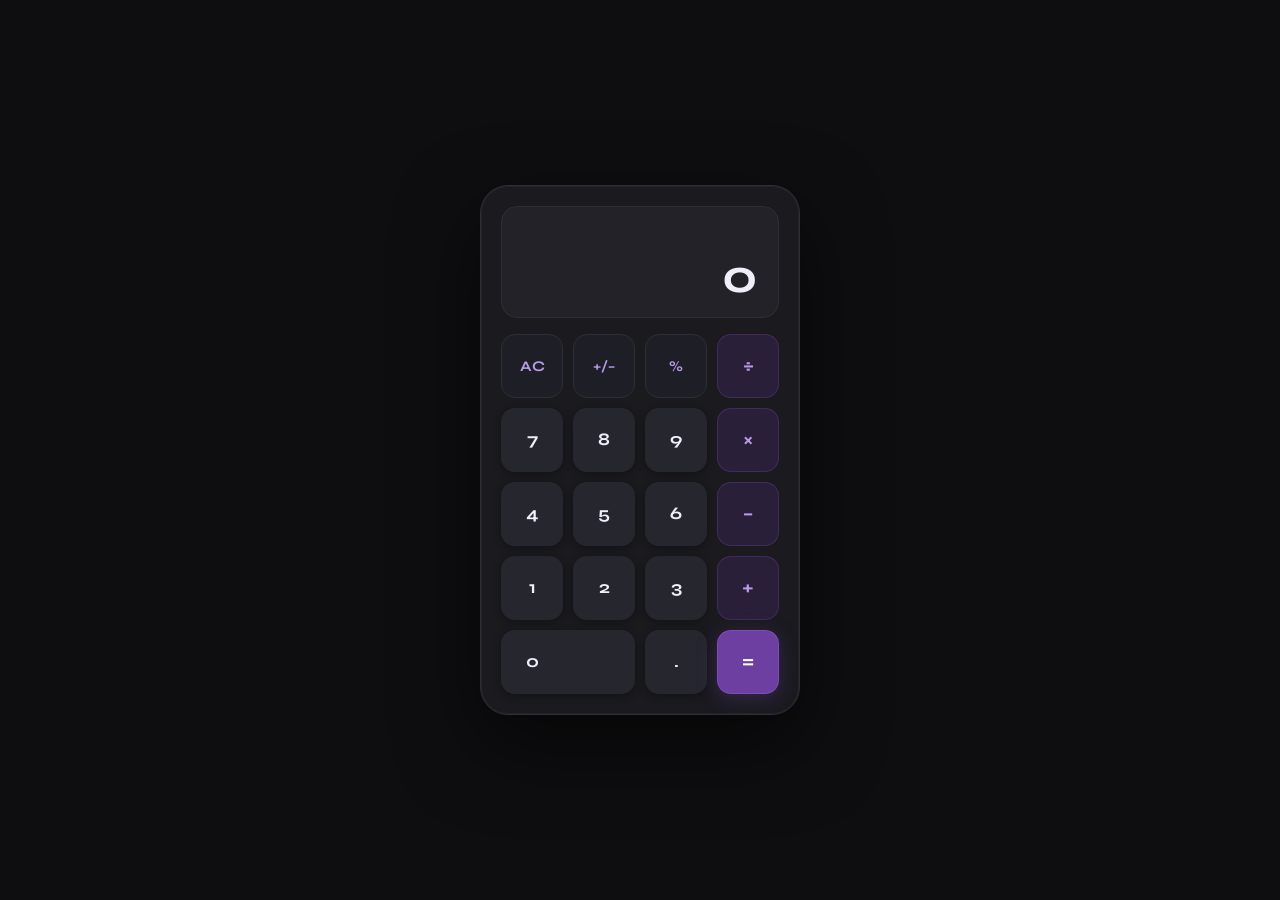
<file: index.html>
<!DOCTYPE html>
<html lang="en">
<head>
  <meta charset="UTF-8" />
  <meta name="viewport" content="width=device-width, initial-scale=1.0" />
  <title>Calc</title>
  <link rel="preconnect" href="https://fonts.googleapis.com" />
  <link rel="preconnect" href="https://fonts.gstatic.com" crossorigin />
  <link href="https://fonts.googleapis.com/css2?family=DM+Mono:wght@300;400;500&family=Syne:wght@400;700&display=swap" rel="stylesheet" />
  <link rel="stylesheet" href="src/css/style.css" />
</head>
<body>

  <div class="scene">
    <div class="calculator">

     
      <div class="display">
        <div class="display-expression" id="expression"></div>
        <div class="display-value" id="display">0</div>
      </div>

 
      <div class="keypad">

        <button class="btn btn-fn"     data-action="clear">AC</button>
        <button class="btn btn-fn"     data-action="sign">+/−</button>
        <button class="btn btn-fn"     data-action="percent">%</button>
        <button class="btn btn-op"     data-action="operator" data-value="÷">÷</button>

        <button class="btn btn-num"    data-action="number" data-value="7">7</button>
        <button class="btn btn-num"    data-action="number" data-value="8">8</button>
        <button class="btn btn-num"    data-action="number" data-value="9">9</button>
        <button class="btn btn-op"     data-action="operator" data-value="×">×</button>

        <button class="btn btn-num"    data-action="number" data-value="4">4</button>
        <button class="btn btn-num"    data-action="number" data-value="5">5</button>
        <button class="btn btn-num"    data-action="number" data-value="6">6</button>
        <button class="btn btn-op"     data-action="operator" data-value="−">−</button>

        <button class="btn btn-num"    data-action="number" data-value="1">1</button>
        <button class="btn btn-num"    data-action="number" data-value="2">2</button>
        <button class="btn btn-num"    data-action="number" data-value="3">3</button>
        <button class="btn btn-op"     data-action="operator" data-value="+">+</button>

      
        <button class="btn btn-num btn-zero" data-action="number" data-value="0">0</button>
        <button class="btn btn-num"    data-action="decimal">.</button>
        <button class="btn btn-eq"     data-action="equals">=</button>

      </div>
    </div>
  </div>

  <script src="src/js/app.js"></script>
</body>
</html>
</file>
<file: src/css/style.css>
:root {
  --bg:        #0e0e10;
  --surface:   #1a1a1f;
  --surface-2: #222228;
  --border:    #2e2e38;
  --num:       #26262e;
  --num-hover: #2e2e38;
  --fn:        #1e1e26;
  --fn-hover:  #2a2a34;
  --op:        #2a1f38;
  --op-hover:  #3a2848;
  --op-active: #7c4daa;
  --eq:        #6c3fa0;
  --eq-hover:  #7c4daa;
  --text:      #f0eef8;
  --text-dim:  #6e6e82;
  --text-op:   #b899e8;
  --accent:    #9b5de5;
  --shadow:    rgba(0,0,0,0.55);
}

*, *::before, *::after {
  box-sizing: border-box;
  margin: 0;
  padding: 0;
}

html, body {
  height: 100%;
}

body {
  background: var(--bg);
  display: flex;
  align-items: center;
  justify-content: center;
  font-family: 'DM Mono', monospace;
  min-height: 100vh;
  overflow: hidden;
}

.scene {
  position: relative;
  display: flex;
  align-items: center;
  justify-content: center;
  z-index: 1;
}

.scene::before {
  content: '';
  position: absolute;
  width: 340px;
  height: 340px;
  border-radius: 50%;
  background: radial-gradient(circle, rgba(108,63,160,0.2) 0%, transparent 70%);
  pointer-events: none;
  z-index: -1;
}

.calculator {
  position: relative;
  z-index: 2;
  width: 320px;
  background: var(--surface);
  border-radius: 28px;
  border: 1px solid var(--border);
  padding: 20px;
  box-shadow:
    0 30px 80px var(--shadow),
    0 0 0 1px rgba(255,255,255,0.04) inset;
  animation: drop 0.5s cubic-bezier(0.34,1.56,0.64,1) both;
}

@keyframes drop {
  from { opacity: 0; transform: translateY(-30px) scale(0.95); }
  to   { opacity: 1; transform: none; }
}

.display {
  background: var(--surface-2);
  border-radius: 16px;
  border: 1px solid var(--border);
  padding: 20px 22px 16px;
  margin-bottom: 16px;
  min-height: 108px;
  display: flex;
  flex-direction: column;
  justify-content: flex-end;
  align-items: flex-end;
  overflow: hidden;
}

.display-expression {
  font-family: 'DM Mono', monospace;
  font-size: 0.78rem;
  font-weight: 300;
  color: var(--text-dim);
  min-height: 1.2rem;
  letter-spacing: 0.04em;
  margin-bottom: 6px;
  word-break: break-all;
  text-align: right;
  transition: color 0.2s;
}

.display-value {
  font-family: 'Syne', sans-serif;
  font-size: 3rem;
  font-weight: 700;
  color: var(--text);
  letter-spacing: -0.02em;
  line-height: 1;
  word-break: break-all;
  text-align: right;
  transition: font-size 0.15s ease;
}

.display-value.shrink   { font-size: 2.1rem; }
.display-value.xshrink  { font-size: 1.5rem; }

.keypad {
  display: grid;
  grid-template-columns: repeat(4, 1fr);
  gap: 10px;
}

.btn {
  height: 64px;
  border: none;
  border-radius: 14px;
  font-family: 'Syne', sans-serif;
  font-size: 1.1rem;
  font-weight: 700;
  cursor: pointer;
  outline: none;
  position: relative;
  z-index: 10;
  pointer-events: all;
  overflow: hidden;
  -webkit-tap-highlight-color: transparent;
  user-select: none;
  transition:
    background 0.15s ease,
    transform  0.1s ease,
    box-shadow 0.15s ease;
}

.btn::after {
  content: '';
  position: absolute;
  inset: 0;
  border-radius: inherit;
  background: rgba(255,255,255,0.07);
  opacity: 0;
  pointer-events: none;
  transition: opacity 0.2s;
  z-index: 0;
}
.btn:active::after { opacity: 1; }

.btn:active {
  transform: scale(0.93);
}

.btn-num {
  background: var(--num);
  color: var(--text);
  border: 1px solid transparent;
  box-shadow: 0 2px 8px rgba(0,0,0,0.3);
}
.btn-num:hover {
  background: var(--num-hover);
  border-color: var(--border);
}

.btn-fn {
  background: var(--fn);
  color: var(--text-op);
  border: 1px solid var(--border);
  font-size: 0.92rem;
}
.btn-fn:hover {
  background: var(--fn-hover);
}

.btn-op {
  background: var(--op);
  color: var(--text-op);
  border: 1px solid rgba(155,93,229,0.2);
  font-size: 1.3rem;
}
.btn-op:hover {
  background: var(--op-hover);
  border-color: rgba(155,93,229,0.4);
}
.btn-op.active {
  background: var(--op-active);
  border-color: var(--accent);
  color: #fff;
  box-shadow: 0 0 16px rgba(155,93,229,0.4);
}

.btn-eq {
  background: var(--eq);
  color: #fff;
  border: 1px solid rgba(155,93,229,0.4);
  font-size: 1.3rem;
  box-shadow: 0 4px 20px rgba(108,63,160,0.35);
}
.btn-eq:hover {
  background: var(--eq-hover);
  box-shadow: 0 4px 28px rgba(108,63,160,0.55);
}

.btn-zero {
  grid-column: span 2;
  border-radius: 14px;
  justify-content: flex-start;
  padding-left: 24px;
  text-align: left;
  display: flex;
  align-items: center;
}

.display-value.error {
  color: #e05c7a;
  font-size: 1.6rem;
}

.btn.flash {
  background: var(--accent) !important;
  color: #fff !important;
}
</file>
